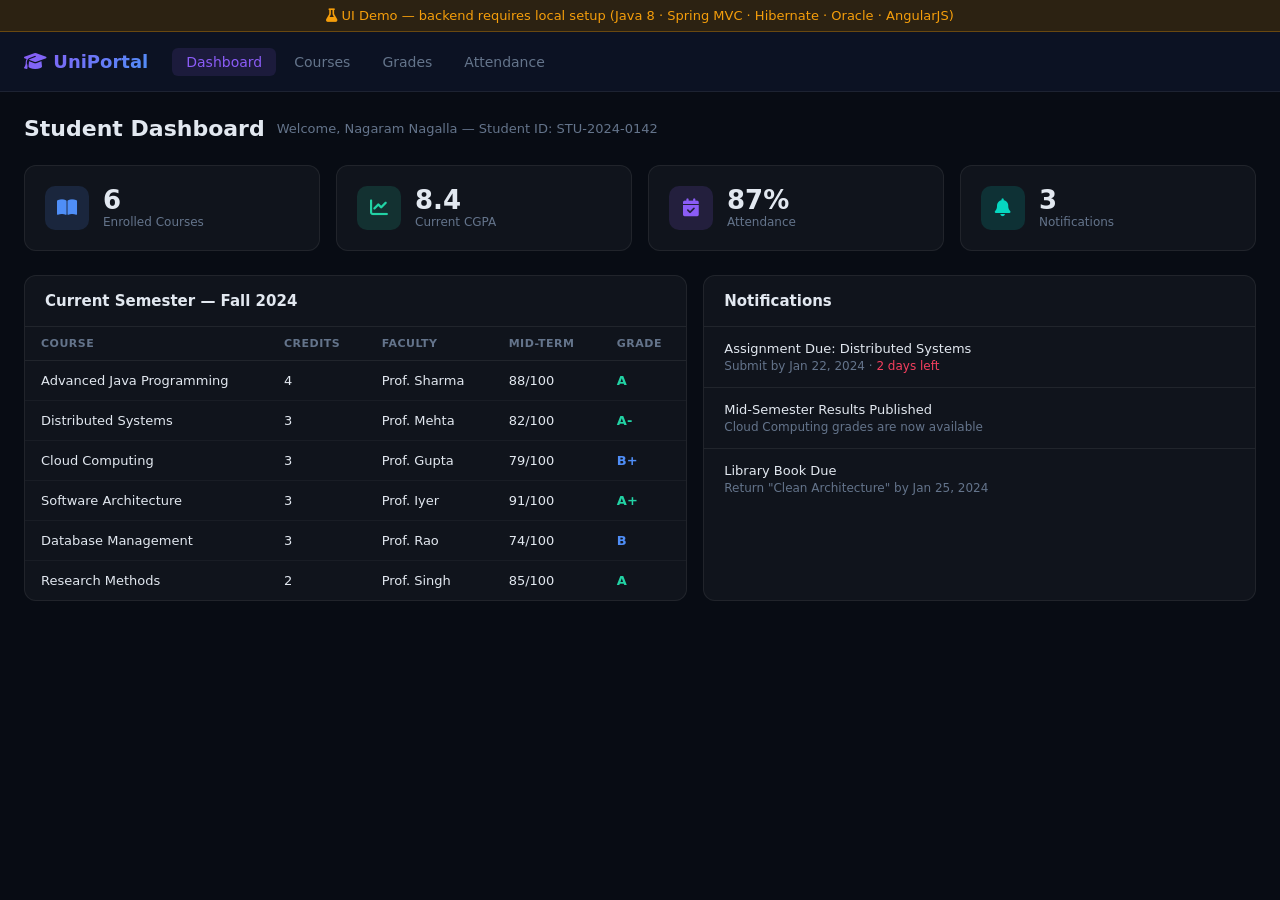
<file: frontend/index.html>
<!DOCTYPE html>
<html lang="en">
<head>
<meta charset="UTF-8">
<meta name="viewport" content="width=device-width, initial-scale=1.0">
<title>UniPortal — University Student Information Portal</title>
<link rel="stylesheet" href="https://cdnjs.cloudflare.com/ajax/libs/font-awesome/6.5.1/css/all.min.css">
<style>
:root{--bg:#080c14;--bg-alt:#0d1424;--card:rgba(255,255,255,0.035);--border:rgba(255,255,255,0.07);--text:#e2e8f0;--muted:#64748b;--blue:#4f8ef7;--purple:#8b5cf6;--cyan:#06d6c0;--green:#22d3a5;--red:#f43f5e;--yellow:#f59e0b}
*,*::before,*::after{box-sizing:border-box;margin:0;padding:0}
body{background:var(--bg);color:var(--text);font-family:'Inter',system-ui,sans-serif;min-height:100vh}
.demo-banner{background:rgba(245,158,11,0.15);border-bottom:1px solid rgba(245,158,11,0.3);color:#f59e0b;text-align:center;padding:8px 16px;font-size:13px;font-weight:500}
.navbar{display:flex;align-items:center;gap:24px;padding:0 24px;height:60px;background:rgba(13,20,36,0.95);border-bottom:1px solid var(--border);position:sticky;top:0;z-index:100;backdrop-filter:blur(12px)}
.nav-brand{font-size:18px;font-weight:700;background:linear-gradient(135deg,#8b5cf6,#4f8ef7);-webkit-background-clip:text;-webkit-text-fill-color:transparent;background-clip:text}
.nav-links{display:flex;gap:4px}
.nav-link{padding:6px 14px;border-radius:6px;color:var(--muted);text-decoration:none;font-size:14px;font-weight:500;cursor:pointer;transition:all .2s}
.nav-link:hover,.nav-link.active{background:rgba(139,92,246,0.12);color:var(--purple)}
.main{padding:24px;max-width:1400px;margin:0 auto}
.tab{display:none}.tab.active{display:block}
.page-header{display:flex;align-items:center;gap:12px;margin-bottom:24px}
.page-header h1{font-size:22px;font-weight:700}
.stats-grid{display:grid;grid-template-columns:repeat(4,1fr);gap:16px;margin-bottom:24px}
.stat-card{background:var(--card);border:1px solid var(--border);border-radius:12px;padding:20px;display:flex;align-items:center;gap:14px}
.stat-icon{width:44px;height:44px;border-radius:10px;display:flex;align-items:center;justify-content:center;font-size:18px;flex-shrink:0}
.si-blue{background:rgba(79,142,247,0.15);color:var(--blue)}.si-green{background:rgba(34,211,165,0.15);color:var(--green)}.si-purple{background:rgba(139,92,246,0.15);color:var(--purple)}.si-cyan{background:rgba(6,214,192,0.15);color:var(--cyan)}
.stat-value{font-size:26px;font-weight:700;line-height:1}.stat-label{font-size:12px;color:var(--muted);margin-top:2px}
.card{background:var(--card);border:1px solid var(--border);border-radius:12px;overflow:hidden;margin-bottom:16px}
.card-header{padding:16px 20px;border-bottom:1px solid var(--border);display:flex;align-items:center;justify-content:space-between}
.card-header h2{font-size:15px;font-weight:600}
table{width:100%;border-collapse:collapse}
th{padding:10px 16px;text-align:left;font-size:11px;font-weight:600;color:var(--muted);text-transform:uppercase;letter-spacing:.5px;border-bottom:1px solid var(--border)}
td{padding:12px 16px;font-size:13px;border-bottom:1px solid rgba(255,255,255,0.04)}
tr:last-child td{border-bottom:none}
tr:hover td{background:rgba(255,255,255,0.02)}
.badge{padding:3px 10px;border-radius:20px;font-size:11px;font-weight:600}
.b-green{background:rgba(34,211,165,0.15);color:var(--green);border:1px solid rgba(34,211,165,0.3)}
.b-blue{background:rgba(79,142,247,0.15);color:var(--blue);border:1px solid rgba(79,142,247,0.3)}
.b-yellow{background:rgba(245,158,11,0.15);color:var(--yellow);border:1px solid rgba(245,158,11,0.3)}
.b-red{background:rgba(244,63,94,0.15);color:var(--red);border:1px solid rgba(244,63,94,0.3)}
.b-purple{background:rgba(139,92,246,0.15);color:var(--purple);border:1px solid rgba(139,92,246,0.3)}
.section-grid{display:grid;grid-template-columns:1.2fr 1fr;gap:16px}
.grade-A{color:var(--green);font-weight:700}.grade-B{color:var(--blue);font-weight:700}.grade-C{color:var(--yellow);font-weight:700}.grade-F{color:var(--red);font-weight:700}
.progress-bar{height:6px;background:rgba(255,255,255,0.06);border-radius:3px;overflow:hidden;margin-top:4px}
.progress-fill{height:100%;border-radius:3px;background:linear-gradient(90deg,var(--purple),var(--blue))}
@media(max-width:900px){.stats-grid{grid-template-columns:repeat(2,1fr)}.section-grid{grid-template-columns:1fr}}
</style>
</head>
<body>
<div class="demo-banner"><i class="fas fa-flask"></i> UI Demo — backend requires local setup (Java 8 · Spring MVC · Hibernate · Oracle · AngularJS)</div>
<nav class="navbar">
  <div class="nav-brand"><i class="fas fa-graduation-cap"></i> UniPortal</div>
  <div class="nav-links">
    <a class="nav-link active" onclick="showTab('dashboard',this)">Dashboard</a>
    <a class="nav-link" onclick="showTab('courses',this)">Courses</a>
    <a class="nav-link" onclick="showTab('grades',this)">Grades</a>
    <a class="nav-link" onclick="showTab('attendance',this)">Attendance</a>
  </div>
</nav>
<main class="main">
  <div id="tab-dashboard" class="tab active">
    <div class="page-header"><h1>Student Dashboard</h1><span style="font-size:13px;color:var(--muted)">Welcome, Nagaram Nagalla — Student ID: STU-2024-0142</span></div>
    <div class="stats-grid">
      <div class="stat-card"><div class="stat-icon si-blue"><i class="fas fa-book-open"></i></div><div><div class="stat-value">6</div><div class="stat-label">Enrolled Courses</div></div></div>
      <div class="stat-card"><div class="stat-icon si-green"><i class="fas fa-chart-line"></i></div><div><div class="stat-value">8.4</div><div class="stat-label">Current CGPA</div></div></div>
      <div class="stat-card"><div class="stat-icon si-purple"><i class="fas fa-calendar-check"></i></div><div><div class="stat-value">87%</div><div class="stat-label">Attendance</div></div></div>
      <div class="stat-card"><div class="stat-icon si-cyan"><i class="fas fa-bell"></i></div><div><div class="stat-value">3</div><div class="stat-label">Notifications</div></div></div>
    </div>
    <div class="section-grid">
      <div class="card">
        <div class="card-header"><h2>Current Semester — Fall 2024</h2></div>
        <table><thead><tr><th>Course</th><th>Credits</th><th>Faculty</th><th>Mid-Term</th><th>Grade</th></tr></thead>
        <tbody>
          <tr><td>Advanced Java Programming</td><td>4</td><td>Prof. Sharma</td><td>88/100</td><td class="grade-A">A</td></tr>
          <tr><td>Distributed Systems</td><td>3</td><td>Prof. Mehta</td><td>82/100</td><td class="grade-A">A-</td></tr>
          <tr><td>Cloud Computing</td><td>3</td><td>Prof. Gupta</td><td>79/100</td><td class="grade-B">B+</td></tr>
          <tr><td>Software Architecture</td><td>3</td><td>Prof. Iyer</td><td>91/100</td><td class="grade-A">A+</td></tr>
          <tr><td>Database Management</td><td>3</td><td>Prof. Rao</td><td>74/100</td><td class="grade-B">B</td></tr>
          <tr><td>Research Methods</td><td>2</td><td>Prof. Singh</td><td>85/100</td><td class="grade-A">A</td></tr>
        </tbody></table>
      </div>
      <div class="card">
        <div class="card-header"><h2>Notifications</h2></div>
        <div style="padding:0">
          <div style="padding:14px 20px;border-bottom:1px solid var(--border)"><div style="font-size:13px;font-weight:500">Assignment Due: Distributed Systems</div><div style="font-size:12px;color:var(--muted);margin-top:3px">Submit by Jan 22, 2024 · <span style="color:var(--red)">2 days left</span></div></div>
          <div style="padding:14px 20px;border-bottom:1px solid var(--border)"><div style="font-size:13px;font-weight:500">Mid-Semester Results Published</div><div style="font-size:12px;color:var(--muted);margin-top:3px">Cloud Computing grades are now available</div></div>
          <div style="padding:14px 20px"><div style="font-size:13px;font-weight:500">Library Book Due</div><div style="font-size:12px;color:var(--muted);margin-top:3px">Return "Clean Architecture" by Jan 25, 2024</div></div>
        </div>
      </div>
    </div>
  </div>
  <div id="tab-courses" class="tab">
    <div class="page-header"><h1>Course Registration</h1></div>
    <div class="card">
      <div class="card-header"><h2>Available Courses — Spring 2024</h2></div>
      <table><thead><tr><th>Code</th><th>Course Name</th><th>Department</th><th>Credits</th><th>Faculty</th><th>Seats Left</th><th>Action</th></tr></thead>
      <tbody>
        <tr><td>CS601</td><td>Machine Learning</td><td>Computer Science</td><td>3</td><td>Prof. Sharma</td><td>12</td><td><span class="badge b-blue">Enroll</span></td></tr>
        <tr><td>CS602</td><td>DevOps Engineering</td><td>Computer Science</td><td>3</td><td>Prof. Mehta</td><td>8</td><td><span class="badge b-blue">Enroll</span></td></tr>
        <tr><td>CS603</td><td>Microservices Architecture</td><td>Computer Science</td><td>3</td><td>Prof. Gupta</td><td>15</td><td><span class="badge b-blue">Enroll</span></td></tr>
        <tr><td>CS604</td><td>Big Data Analytics</td><td>Computer Science</td><td>4</td><td>Prof. Iyer</td><td>0</td><td><span class="badge b-red">Full</span></td></tr>
        <tr><td>CS605</td><td>Cybersecurity Fundamentals</td><td>Computer Science</td><td>3</td><td>Prof. Rao</td><td>5</td><td><span class="badge b-blue">Enroll</span></td></tr>
      </tbody></table>
    </div>
  </div>
  <div id="tab-grades" class="tab">
    <div class="page-header"><h1>Grade Report</h1></div>
    <div class="card">
      <div class="card-header"><h2>Academic Transcript</h2><span style="font-size:13px;color:var(--green);font-weight:600">CGPA: 8.4 / 10.0</span></div>
      <table><thead><tr><th>Semester</th><th>Course</th><th>Credits</th><th>Grade</th><th>Points</th></tr></thead>
      <tbody>
        <tr><td>Fall 2023</td><td>Object-Oriented Design</td><td>3</td><td class="grade-A">A</td><td>9.0</td></tr>
        <tr><td>Fall 2023</td><td>Operating Systems</td><td>3</td><td class="grade-B">B+</td><td>8.0</td></tr>
        <tr><td>Fall 2023</td><td>Computer Networks</td><td>3</td><td class="grade-A">A-</td><td>8.7</td></tr>
        <tr><td>Spring 2023</td><td>Data Structures</td><td>4</td><td class="grade-A">A+</td><td>10.0</td></tr>
        <tr><td>Spring 2023</td><td>Algorithms</td><td>3</td><td class="grade-A">A</td><td>9.0</td></tr>
        <tr><td>Spring 2023</td><td>Web Technologies</td><td>3</td><td class="grade-B">B</td><td>7.5</td></tr>
      </tbody></table>
    </div>
  </div>
  <div id="tab-attendance" class="tab">
    <div class="page-header"><h1>Attendance Record</h1></div>
    <div class="card">
      <table><thead><tr><th>Course</th><th>Total Classes</th><th>Attended</th><th>Attendance %</th><th>Status</th></tr></thead>
      <tbody>
        <tr><td>Advanced Java Programming</td><td>42</td><td>40</td><td><div>95%<div class="progress-bar"><div class="progress-fill" style="width:95%"></div></div></div></td><td><span class="badge b-green">Good</span></td></tr>
        <tr><td>Distributed Systems</td><td>38</td><td>34</td><td><div>89%<div class="progress-bar"><div class="progress-fill" style="width:89%"></div></div></div></td><td><span class="badge b-green">Good</span></td></tr>
        <tr><td>Cloud Computing</td><td>35</td><td>28</td><td><div>80%<div class="progress-bar"><div class="progress-fill" style="width:80%"></div></div></div></td><td><span class="badge b-yellow">Average</span></td></tr>
        <tr><td>Software Architecture</td><td>40</td><td>38</td><td><div>95%<div class="progress-bar"><div class="progress-fill" style="width:95%"></div></div></div></td><td><span class="badge b-green">Good</span></td></tr>
        <tr><td>Database Management</td><td>36</td><td>27</td><td><div>75%<div class="progress-bar"><div class="progress-fill" style="width:75%;background:linear-gradient(90deg,var(--yellow),var(--red))"></div></div></div></td><td><span class="badge b-yellow">Low</span></td></tr>
      </tbody></table>
    </div>
  </div>
</main>
<script>
function showTab(tab,el){
  document.querySelectorAll('.tab').forEach(t=>t.classList.remove('active'));
  document.querySelectorAll('.nav-link').forEach(l=>l.classList.remove('active'));
  document.getElementById('tab-'+tab).classList.add('active');
  el.classList.add('active');
}
</script>
</body>
</html>
</file>
